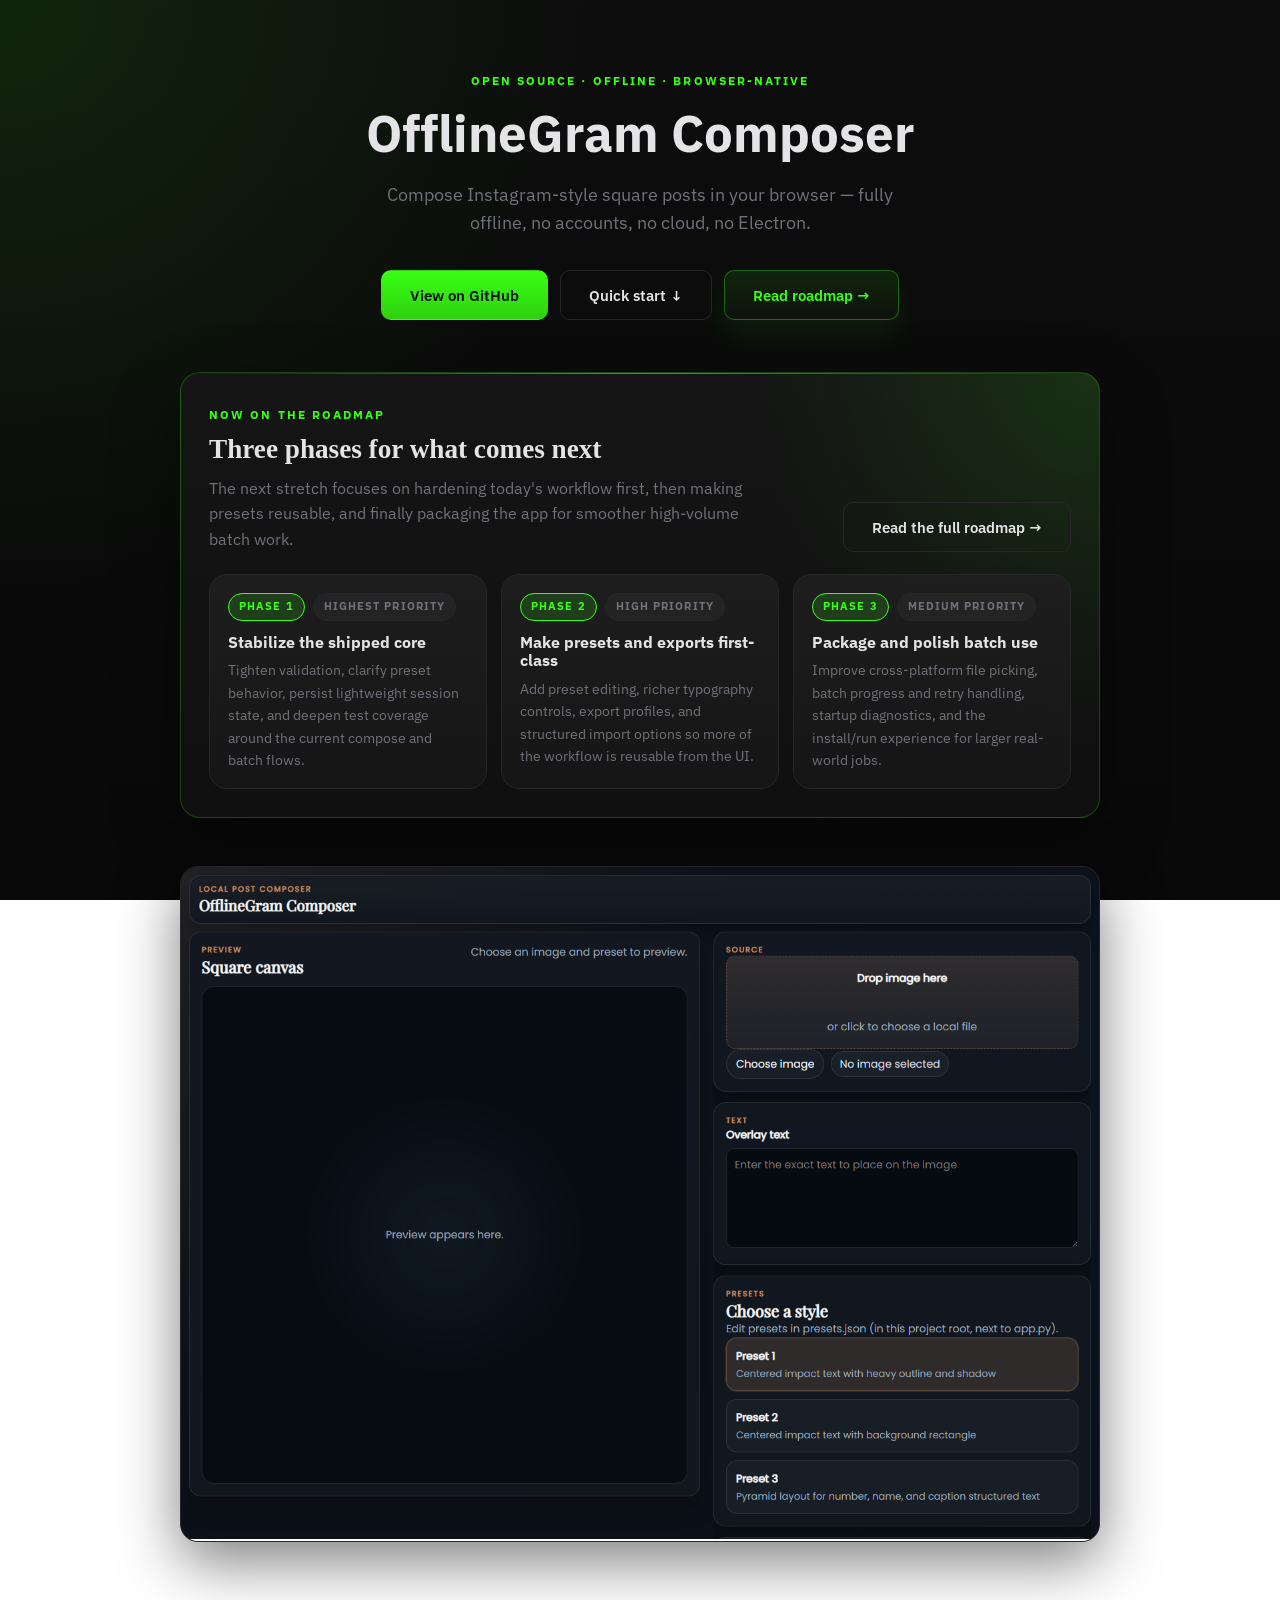
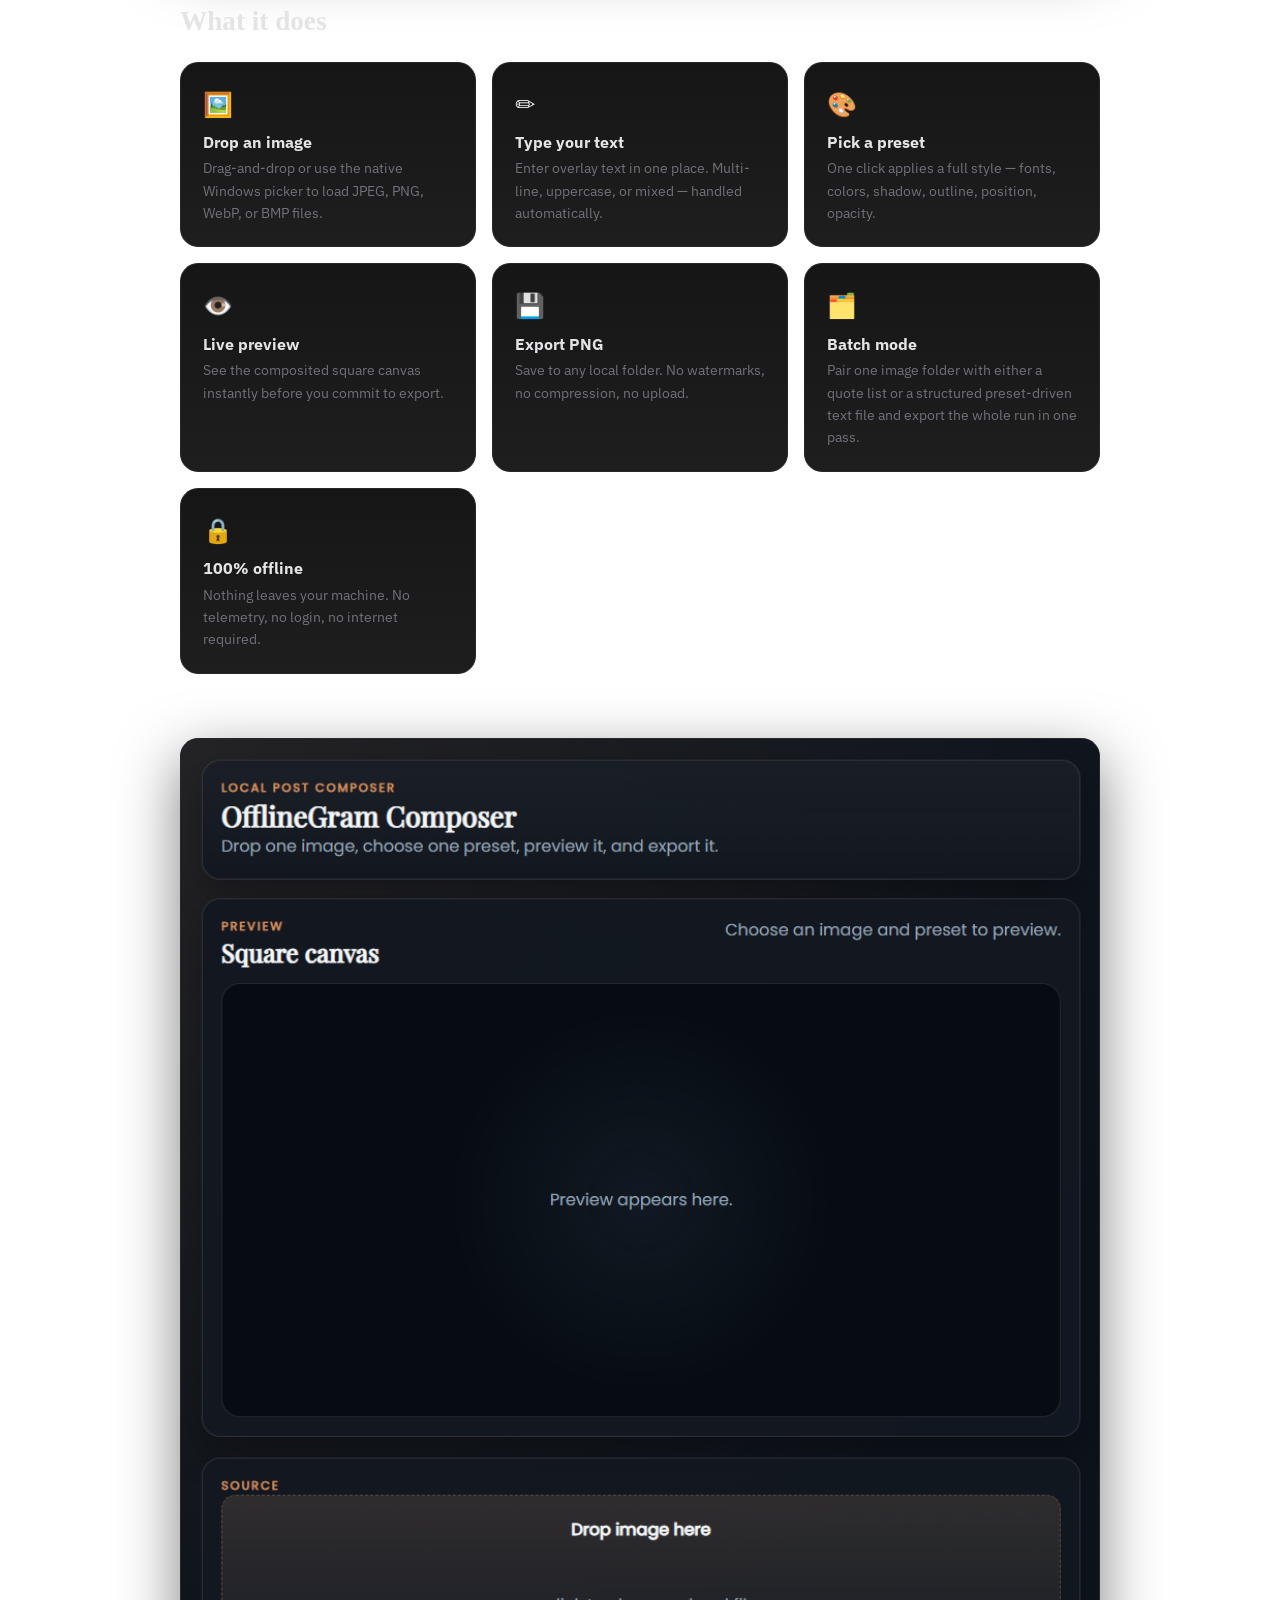
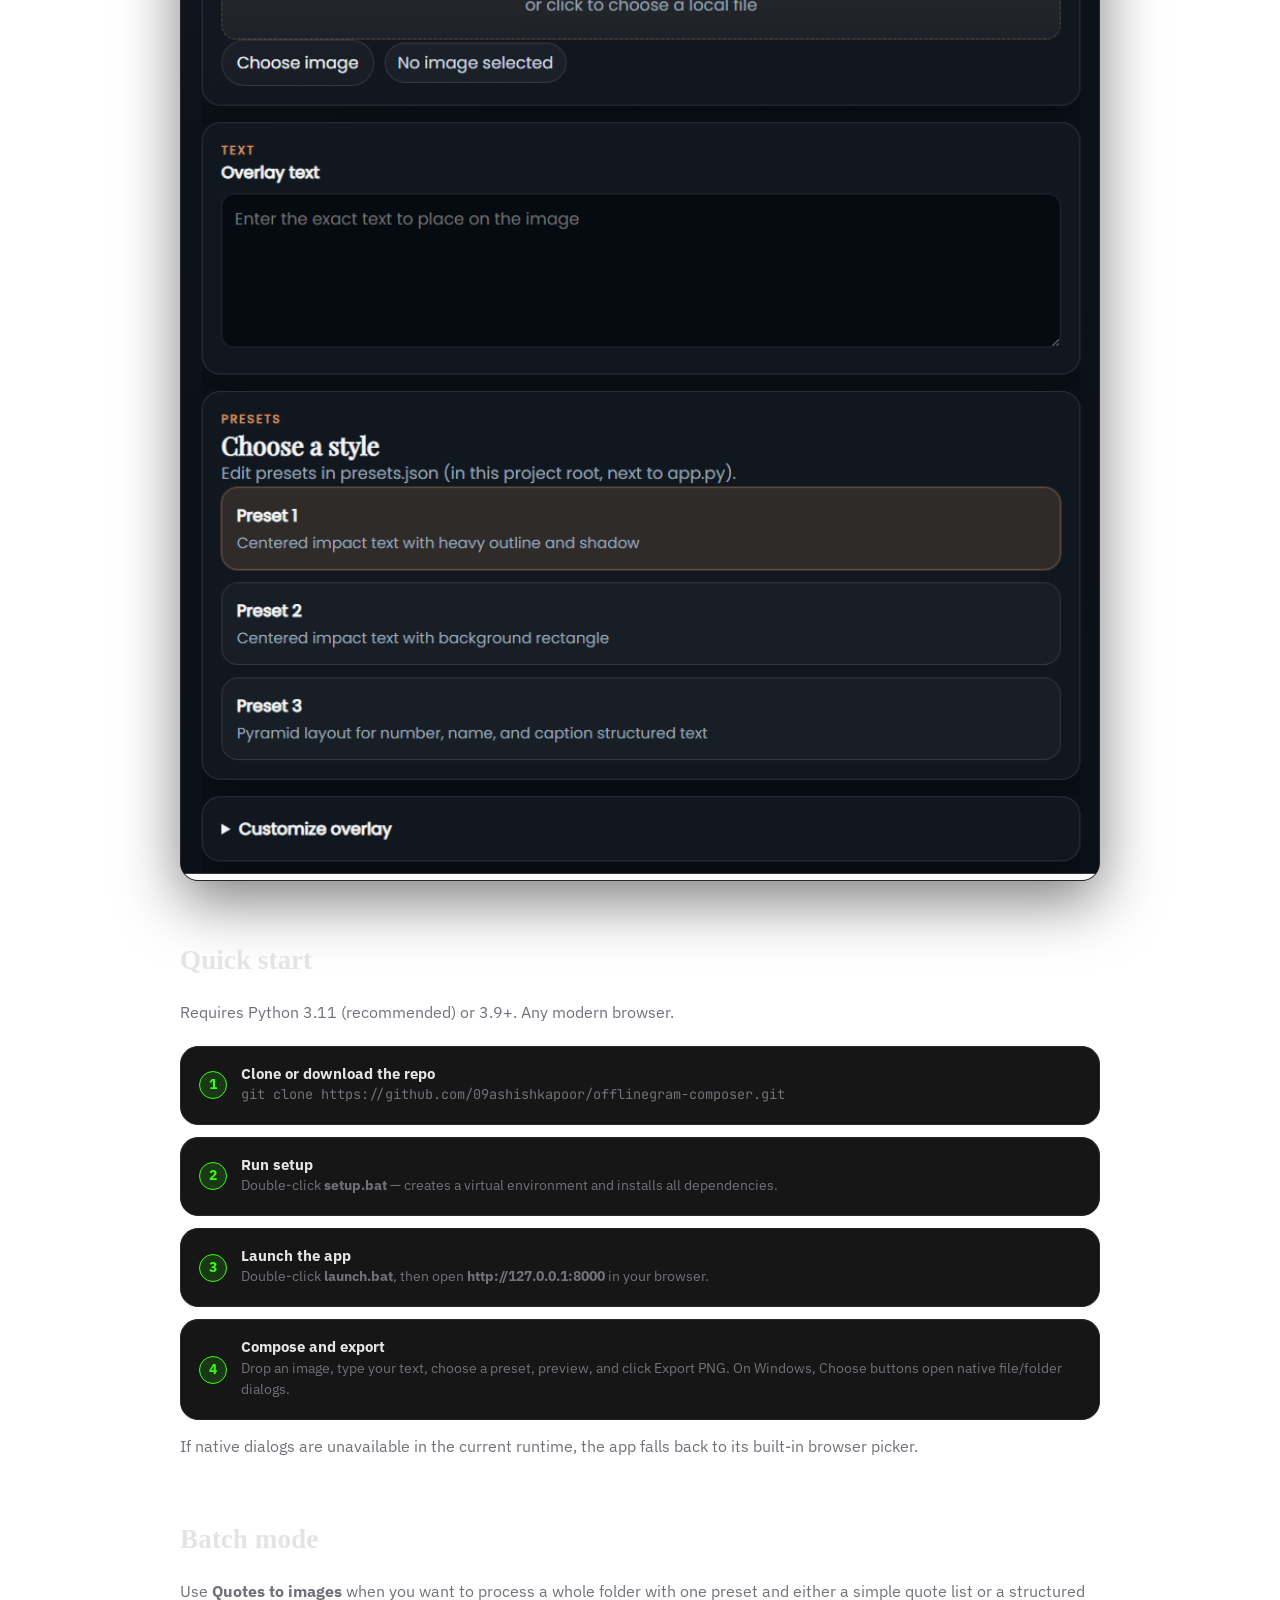
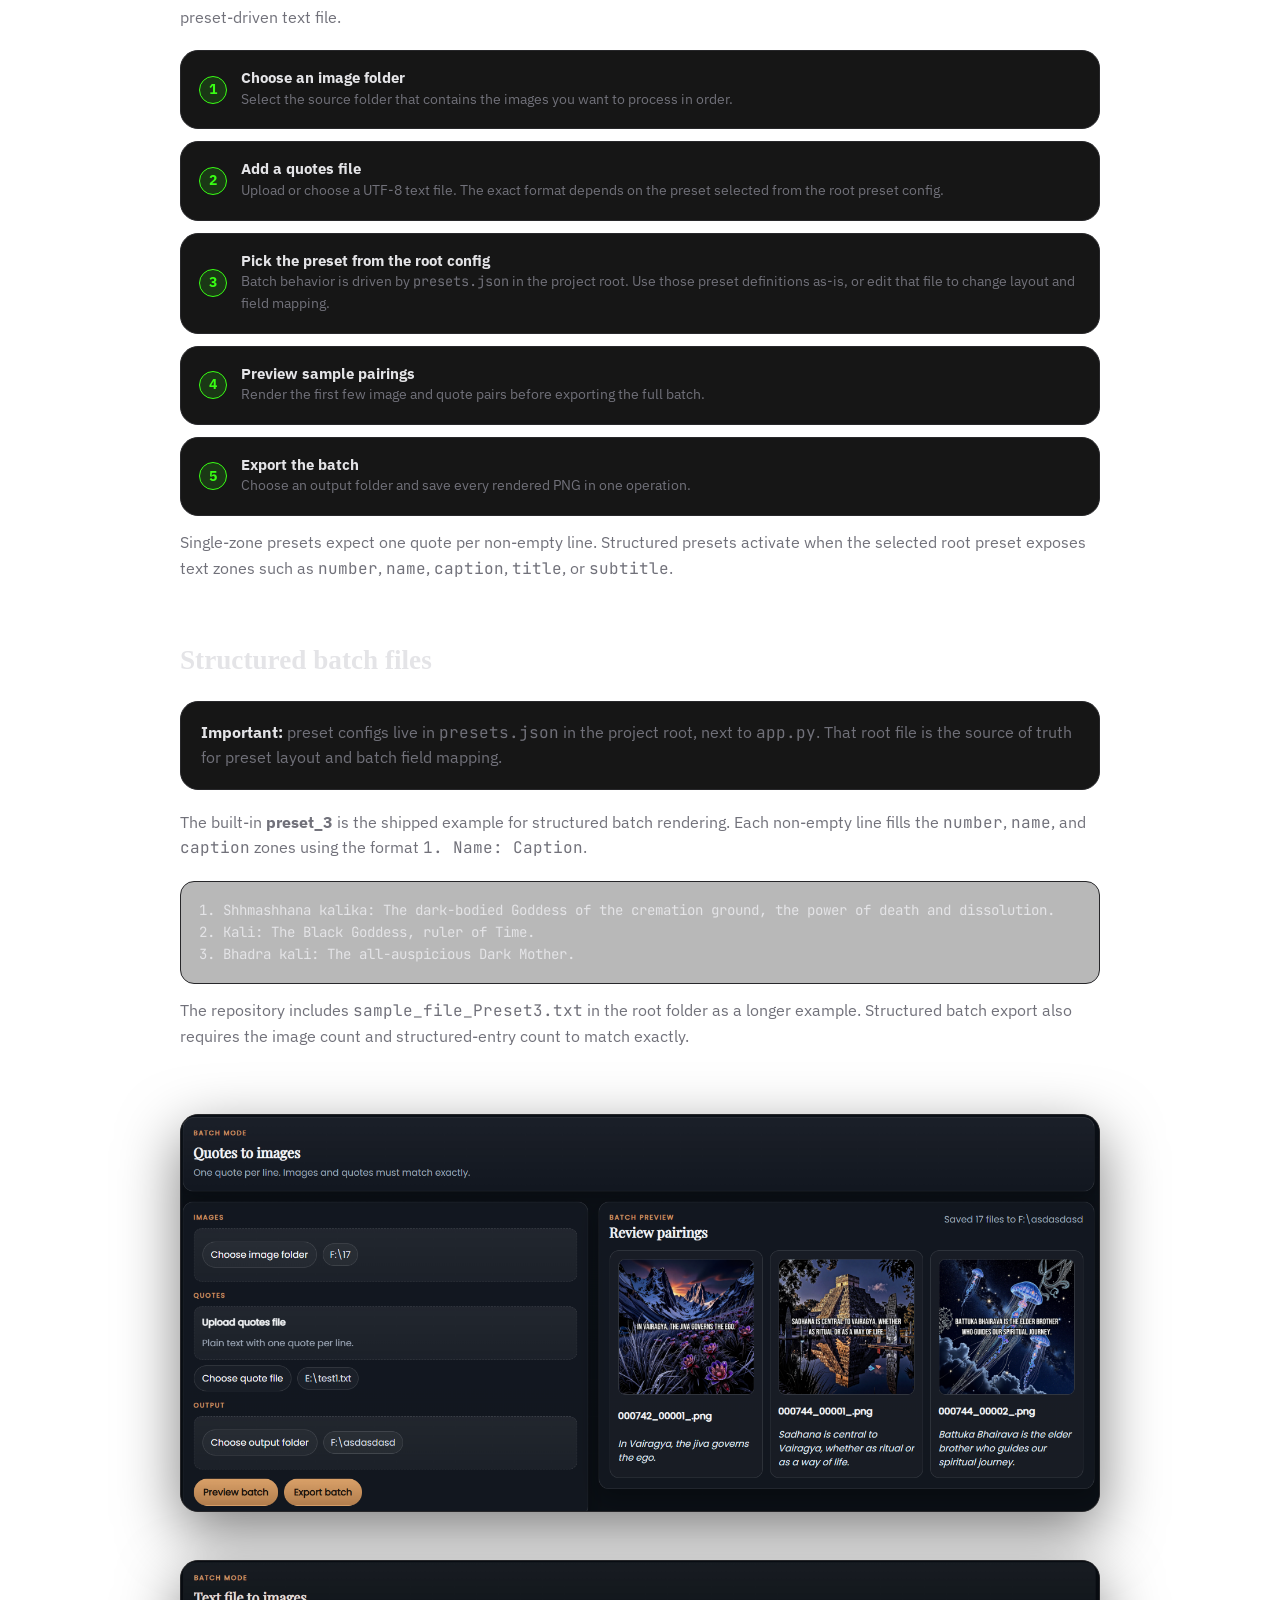
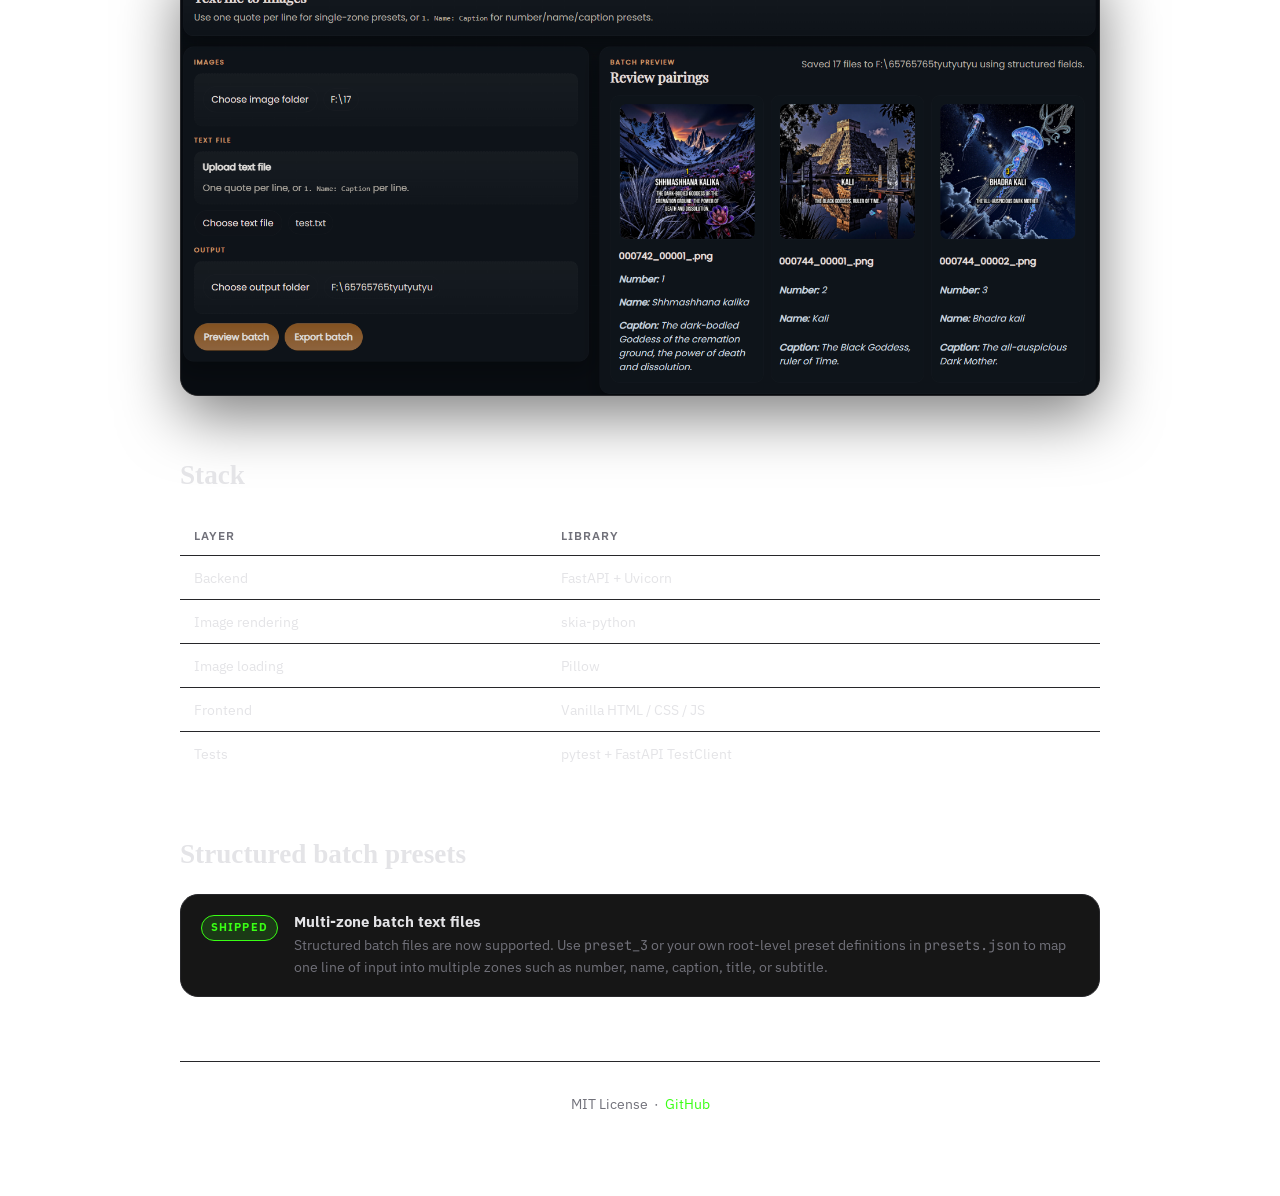
<file: docs/index.html>
<!DOCTYPE html>
<html lang="en">
<head>
  <meta charset="UTF-8">
  <meta name="viewport" content="width=device-width, initial-scale=1.0">
  <title>OfflineGram Composer</title>
  <meta name="description" content="A locally-hosted web app for composing Instagram-style square posts. Runs in your browser, fully offline.">
  <meta property="og:title" content="OfflineGram Composer">
  <meta property="og:description" content="Compose Instagram-style square posts offline — in your browser.">
  <meta property="og:image" content="screenshots/social-preview-offlinegram-v3-og.png">
  <style>
    @font-face {
      font-family: "IBM Plex Sans";
      src: url("../fonts/IBM_Plex_Sans-300.ttf") format("truetype");
      font-weight: 300;
      font-style: normal;
      font-display: swap;
    }
    @font-face {
      font-family: "IBM Plex Sans";
      src: url("../fonts/IBM_Plex_Sans-400.ttf") format("truetype");
      font-weight: 400;
      font-style: normal;
      font-display: swap;
    }
    @font-face {
      font-family: "IBM Plex Sans";
      src: url("../fonts/IBM_Plex_Sans-500.ttf") format("truetype");
      font-weight: 500;
      font-style: normal;
      font-display: swap;
    }
    @font-face {
      font-family: "IBM Plex Sans";
      src: url("../fonts/IBM_Plex_Sans-600.ttf") format("truetype");
      font-weight: 600;
      font-style: normal;
      font-display: swap;
    }
    @font-face {
      font-family: "IBM Plex Sans";
      src: url("../fonts/IBM_Plex_Sans-700.ttf") format("truetype");
      font-weight: 700;
      font-style: normal;
      font-display: swap;
    }
    @font-face {
      font-family: "JetBrains Mono";
      src: url("../fonts/JetBrains_Mono-400.ttf") format("truetype");
      font-weight: 400;
      font-style: normal;
      font-display: swap;
    }
    @font-face {
      font-family: "JetBrains Mono";
      src: url("../fonts/JetBrains_Mono-500.ttf") format("truetype");
      font-weight: 500;
      font-style: normal;
      font-display: swap;
    }
    @font-face {
      font-family: "JetBrains Mono";
      src: url("../fonts/JetBrains_Mono-600.ttf") format("truetype");
      font-weight: 600;
      font-style: normal;
      font-display: swap;
    }
    @font-face {
      font-family: "JetBrains Mono";
      src: url("../fonts/JetBrains_Mono-700.ttf") format("truetype");
      font-weight: 700;
      font-style: normal;
      font-display: swap;
    }

    *, *::before, *::after { box-sizing: border-box; margin: 0; padding: 0; }

    :root {
      --bg: #0d0d0d;
      --card: #161616;
      --card-soft: #1e1e1e;
      --border: #27272a;
      --text: #e4e4e7;
      --muted: #71717a;
      --accent: #39ff14;
      --accent-dark: #2ed10f;
      --accent2: rgba(57, 255, 20, 0.15);
      --radius: 18px;
    }

    body {
      background: radial-gradient(circle at top left, rgba(57, 255, 20, 0.10), transparent 38%),
                  linear-gradient(180deg, #0d0d0d 0%, #090909 100%);
      color: var(--text);
      font-family: "IBM Plex Sans", "Segoe UI", system-ui, sans-serif;
      min-height: 100vh;
      line-height: 1.6;
      background-attachment: fixed;
    }

    a { color: var(--accent); text-decoration: none; }
    a:hover { text-decoration: underline; }

    /* ── layout ── */
    .page { max-width: 960px; margin: 0 auto; padding: 0 20px 80px; }

    /* ── hero ── */
    .hero {
      padding: 72px 0 52px;
      text-align: center;
    }
    .hero .eyebrow {
      font-size: 0.72rem;
      letter-spacing: 0.18em;
      text-transform: uppercase;
      font-weight: 700;
      color: var(--accent);
      margin-bottom: 14px;
    }
    .hero h1,
    .hero h2,
    h1,
    h2,
    h3 {
      font-family: "IBM Plex Sans", "Segoe UI", sans-serif;
      font-size: clamp(2rem, 5vw, 3.2rem);
      font-weight: 700;
      line-height: 1.15;
      margin-bottom: 18px;
    }

    code, pre, pre.sample {
      font-family: "JetBrains Mono", SFMono-Regular, Menlo, Monaco, Consolas, "Liberation Mono", monospace;
    }
    .hero p {
      font-size: 1.1rem;
      color: var(--muted);
      max-width: 560px;
      margin: 0 auto 32px;
    }
    .hero-actions {
      display: flex;
      flex-wrap: wrap;
      justify-content: center;
      gap: 12px;
    }
    .btn {
      display: inline-block;
      padding: 12px 28px;
      border-radius: 10px;
      font-weight: 600;
      font-size: 0.95rem;
      transition: opacity .15s;
      border: 1px solid transparent;
    }
    .btn:hover { opacity: .82; text-decoration: none; }
    .btn-primary { background: linear-gradient(180deg, #39ff14, var(--accent-dark)); color: #08100c; }
    .btn-ghost {
      border: 1px solid var(--border);
      color: var(--text);
      margin-left: 10px;
    }
    .hero-actions .btn-ghost {
      margin-left: 0;
    }
    .btn-roadmap {
      border-color: rgba(57, 255, 20, 0.34);
      color: var(--accent);
      background: linear-gradient(180deg, rgba(57, 255, 20, 0.10), rgba(57, 255, 20, 0.03));
      box-shadow: 0 16px 32px rgba(57, 255, 20, 0.08);
    }
    .btn-roadmap:hover {
      opacity: 1;
      background: linear-gradient(180deg, rgba(57, 255, 20, 0.14), rgba(57, 255, 20, 0.05));
    }

    /* ── roadmap spotlight ── */
    .roadmap-spotlight {
      position: relative;
      overflow: hidden;
      margin: 0 0 48px;
      padding: 28px;
      border-radius: calc(var(--radius) + 2px);
      border: 1px solid rgba(57, 255, 20, 0.22);
      background:
        radial-gradient(circle at top right, rgba(57, 255, 20, 0.12), transparent 34%),
        linear-gradient(180deg, rgba(22, 22, 22, 0.95), rgba(16, 16, 16, 0.98));
      box-shadow: 0 24px 70px rgba(0,0,0,0.32);
    }
    .roadmap-spotlight::before {
      content: "";
      position: absolute;
      inset: 0 auto auto 0;
      width: 100%;
      height: 1px;
      background: linear-gradient(90deg, transparent, rgba(57, 255, 20, 0.65), transparent);
    }
    .roadmap-header {
      display: flex;
      gap: 18px;
      align-items: flex-end;
      justify-content: space-between;
      flex-wrap: wrap;
      margin-bottom: 22px;
    }
    .roadmap-copy {
      max-width: 620px;
    }
    .roadmap-kicker {
      display: inline-block;
      margin-bottom: 10px;
      font-size: 0.72rem;
      letter-spacing: 0.18em;
      text-transform: uppercase;
      font-weight: 700;
      color: var(--accent);
    }
    .roadmap-header h2 {
      margin-bottom: 10px;
    }
    .roadmap-header p {
      color: var(--muted);
      max-width: 56ch;
    }
    .roadmap-link {
      margin-left: 0;
      white-space: nowrap;
    }
    .phase-grid {
      display: grid;
      grid-template-columns: repeat(auto-fit, minmax(210px, 1fr));
      gap: 14px;
    }
    .phase-card {
      background: linear-gradient(180deg, rgba(30, 30, 30, 0.95), rgba(22, 22, 22, 0.92));
      border: 1px solid var(--border);
      border-radius: var(--radius);
      padding: 18px 18px 16px;
    }
    .phase-labels {
      display: flex;
      gap: 8px;
      align-items: center;
      flex-wrap: wrap;
      margin-bottom: 12px;
    }
    .phase-number,
    .phase-priority {
      display: inline-flex;
      align-items: center;
      border-radius: 999px;
      padding: 4px 10px;
      font-size: 0.68rem;
      font-weight: 700;
      text-transform: uppercase;
      letter-spacing: 0.1em;
    }
    .phase-number {
      background: var(--accent2);
      border: 1px solid var(--accent);
      color: var(--accent);
    }
    .phase-priority {
      background: rgba(255, 255, 255, 0.03);
      border: 1px solid var(--border);
      color: var(--muted);
    }
    .phase-card h3 {
      font-size: 1rem;
      margin-bottom: 8px;
    }
    .phase-card p {
      font-size: 0.88rem;
      color: var(--muted);
    }

    /* ── screenshot ── */
    .screenshot-wrap {
      border-radius: var(--radius);
      overflow: hidden;
      border: 1px solid var(--border);
      box-shadow: 0 20px 60px rgba(0,0,0,0.5);
      margin: 48px 0;
      background: var(--card);
    }
    .screenshot-wrap img { display: block; width: 100%; height: auto; }

    /* ── section ── */
    section { margin: 64px 0; }
    section h2 {
      font-family: Georgia, "Times New Roman", serif;
      font-size: 1.7rem;
      margin-bottom: 24px;
    }

    /* ── features grid ── */
    .feature-grid {
      display: grid;
      grid-template-columns: repeat(auto-fit, minmax(220px, 1fr));
      gap: 16px;
    }
    .feature-card {
      background: linear-gradient(180deg, var(--card), var(--card-soft));
      border: 1px solid var(--border);
      border-radius: var(--radius);
      padding: 22px;
    }
    .feature-card .icon { font-size: 1.5rem; margin-bottom: 10px; }
    .feature-card h3 { font-size: 1rem; margin-bottom: 6px; }
    .feature-card p { font-size: 0.875rem; color: var(--muted); }

    /* ── steps ── */
    .steps { counter-reset: step; display: grid; gap: 12px; }
    .step {
      background: var(--card);
      border: 1px solid var(--border);
      border-radius: var(--radius);
      padding: 18px 20px 18px 60px;
      position: relative;
      counter-increment: step;
    }
    .step::before {
      content: counter(step);
      position: absolute;
      left: 18px;
      top: 50%;
      transform: translateY(-50%);
      width: 28px; height: 28px;
      border-radius: 50%;
      background: var(--accent2);
      border: 1px solid var(--accent);
      color: var(--accent);
      font-weight: 700;
      font-size: 0.85rem;
      display: flex; align-items: center; justify-content: center;
    }
    .step h3 { font-size: 0.95rem; margin-bottom: 2px; }
    .step p  { font-size: 0.85rem; color: var(--muted); }

    /* ── stack table ── */
    table { width: 100%; border-collapse: collapse; }
    th, td {
      padding: 10px 14px;
      text-align: left;
      border-bottom: 1px solid var(--border);
      font-size: 0.9rem;
    }
    th { color: var(--muted); font-weight: 600; font-size: 0.75rem; text-transform: uppercase; letter-spacing: .08em; }
    tr:last-child td { border-bottom: none; }

    /* ── roadmap ── */
    .roadmap-list { display: grid; gap: 14px; }
    .roadmap-item {
      background: var(--card);
      border: 1px solid var(--border);
      border-radius: var(--radius);
      padding: 18px 20px;
      display: flex;
      gap: 16px;
      align-items: flex-start;
    }
    .roadmap-badge {
      flex-shrink: 0;
      background: var(--accent2);
      border: 1px solid var(--accent);
      color: var(--accent);
      font-size: 0.7rem;
      font-weight: 700;
      text-transform: uppercase;
      letter-spacing: .1em;
      padding: 3px 9px;
      border-radius: 20px;
      margin-top: 2px;
    }
    .roadmap-item h3 { font-size: 0.95rem; margin-bottom: 4px; }
    .roadmap-item p  { font-size: 0.85rem; color: var(--muted); }

    .note {
      background: var(--card);
      border: 1px solid var(--border);
      border-radius: var(--radius);
      padding: 18px 20px;
      color: var(--muted);
    }

    pre.sample {
      background: rgba(0,0,0,0.28);
      border: 1px solid var(--border);
      border-radius: 14px;
      padding: 18px;
      overflow-x: auto;
      font-size: 0.88rem;
      line-height: 1.55;
      color: var(--text);
    }

    /* ── footer ── */
    footer {
      border-top: 1px solid var(--border);
      padding-top: 32px;
      text-align: center;
      font-size: 0.85rem;
      color: var(--muted);
    }

    @media (max-width: 640px) {
      .hero-actions {
        flex-direction: column;
      }
      .hero-actions .btn {
        width: 100%;
        text-align: center;
      }
      .roadmap-spotlight {
        padding: 22px;
      }
      .roadmap-link {
        width: 100%;
        text-align: center;
      }
    }
  </style>
</head>
<body>
  <div class="page">

    <!-- Hero -->
    <header class="hero">
      <p class="eyebrow">Open Source · Offline · Browser-native</p>
      <h1>OfflineGram Composer</h1>
      <p>Compose Instagram-style square posts in your browser — fully offline, no accounts, no cloud, no Electron.</p>
      <div class="hero-actions">
        <a class="btn btn-primary" href="https://github.com/09ashishkapoor/offlinegram-composer">View on GitHub</a>
        <a class="btn btn-ghost" href="https://github.com/09ashishkapoor/offlinegram-composer#quick-start">Quick start ↓</a>
        <a class="btn btn-roadmap" href="ROADMAP.md">Read roadmap →</a>
      </div>
    </header>

    <section class="roadmap-spotlight" aria-labelledby="roadmap-title">
      <div class="roadmap-header">
        <div class="roadmap-copy">
          <span class="roadmap-kicker">Now on the roadmap</span>
          <h2 id="roadmap-title">Three phases for what comes next</h2>
          <p>The next stretch focuses on hardening today's workflow first, then making presets reusable, and finally packaging the app for smoother high-volume batch work.</p>
        </div>
        <a class="btn btn-ghost roadmap-link" href="ROADMAP.md">Read the full roadmap →</a>
      </div>

      <div class="phase-grid">
        <article class="phase-card">
          <div class="phase-labels">
            <span class="phase-number">Phase 1</span>
            <span class="phase-priority">Highest priority</span>
          </div>
          <h3>Stabilize the shipped core</h3>
          <p>Tighten validation, clarify preset behavior, persist lightweight session state, and deepen test coverage around the current compose and batch flows.</p>
        </article>

        <article class="phase-card">
          <div class="phase-labels">
            <span class="phase-number">Phase 2</span>
            <span class="phase-priority">High priority</span>
          </div>
          <h3>Make presets and exports first-class</h3>
          <p>Add preset editing, richer typography controls, export profiles, and structured import options so more of the workflow is reusable from the UI.</p>
        </article>

        <article class="phase-card">
          <div class="phase-labels">
            <span class="phase-number">Phase 3</span>
            <span class="phase-priority">Medium priority</span>
          </div>
          <h3>Package and polish batch use</h3>
          <p>Improve cross-platform file picking, batch progress and retry handling, startup diagnostics, and the install/run experience for larger real-world jobs.</p>
        </article>
      </div>
    </section>

    <!-- Hero screenshot -->
    <div class="screenshot-wrap">
      <img src="screenshots/ui-wide.png" alt="OfflineGram Composer interface — wide layout">
    </div>

    <!-- Features -->
    <section>
      <h2>What it does</h2>
      <div class="feature-grid">
        <div class="feature-card">
          <div class="icon">🖼️</div>
          <h3>Drop an image</h3>
          <p>Drag-and-drop or use the native Windows picker to load JPEG, PNG, WebP, or BMP files.</p>
        </div>
        <div class="feature-card">
          <div class="icon">✏️</div>
          <h3>Type your text</h3>
          <p>Enter overlay text in one place. Multi-line, uppercase, or mixed — handled automatically.</p>
        </div>
        <div class="feature-card">
          <div class="icon">🎨</div>
          <h3>Pick a preset</h3>
          <p>One click applies a full style — fonts, colors, shadow, outline, position, opacity.</p>
        </div>
        <div class="feature-card">
          <div class="icon">👁️</div>
          <h3>Live preview</h3>
          <p>See the composited square canvas instantly before you commit to export.</p>
        </div>
        <div class="feature-card">
          <div class="icon">💾</div>
          <h3>Export PNG</h3>
          <p>Save to any local folder. No watermarks, no compression, no upload.</p>
        </div>
        <div class="feature-card">
          <div class="icon">🗂️</div>
          <h3>Batch mode</h3>
          <p>Pair one image folder with either a quote list or a structured preset-driven text file and export the whole run in one pass.</p>
        </div>
        <div class="feature-card">
          <div class="icon">🔒</div>
          <h3>100% offline</h3>
          <p>Nothing leaves your machine. No telemetry, no login, no internet required.</p>
        </div>
      </div>
    </section>

    <!-- Screenshot 2 -->
    <div class="screenshot-wrap">
      <img src="screenshots/ui-main.png" alt="OfflineGram Composer — full interface view">
    </div>

    <!-- Quick start -->
    <section id="quick-start">
      <h2>Quick start</h2>
      <p style="color:var(--muted);margin-bottom:20px;">Requires Python 3.11 (recommended) or 3.9+. Any modern browser.</p>
      <div class="steps">
        <div class="step">
          <h3>Clone or download the repo</h3>
          <p><code>git clone https://github.com/09ashishkapoor/offlinegram-composer.git</code></p>
        </div>
        <div class="step">
          <h3>Run setup</h3>
          <p>Double-click <strong>setup.bat</strong> — creates a virtual environment and installs all dependencies.</p>
        </div>
        <div class="step">
          <h3>Launch the app</h3>
          <p>Double-click <strong>launch.bat</strong>, then open <strong>http://127.0.0.1:8000</strong> in your browser.</p>
        </div>
        <div class="step">
          <h3>Compose and export</h3>
          <p>Drop an image, type your text, choose a preset, preview, and click Export PNG. On Windows, Choose buttons open native file/folder dialogs.</p>
        </div>
      </div>
      <p style="color:var(--muted);margin-top:14px;">If native dialogs are unavailable in the current runtime, the app falls back to its built-in browser picker.</p>
    </section>

    <!-- Batch mode -->
    <section>
      <h2>Batch mode</h2>
      <p style="color:var(--muted);margin-bottom:20px;">Use <strong>Quotes to images</strong> when you want to process a whole folder with one preset and either a simple quote list or a structured preset-driven text file.</p>
      <div class="steps">
        <div class="step">
          <h3>Choose an image folder</h3>
          <p>Select the source folder that contains the images you want to process in order.</p>
        </div>
        <div class="step">
          <h3>Add a quotes file</h3>
          <p>Upload or choose a UTF-8 text file. The exact format depends on the preset selected from the root preset config.</p>
        </div>
        <div class="step">
          <h3>Pick the preset from the root config</h3>
          <p>Batch behavior is driven by <code>presets.json</code> in the project root. Use those preset definitions as-is, or edit that file to change layout and field mapping.</p>
        </div>
        <div class="step">
          <h3>Preview sample pairings</h3>
          <p>Render the first few image and quote pairs before exporting the full batch.</p>
        </div>
        <div class="step">
          <h3>Export the batch</h3>
          <p>Choose an output folder and save every rendered PNG in one operation.</p>
        </div>
      </div>
      <p style="color:var(--muted);margin-top:14px;">Single-zone presets expect one quote per non-empty line. Structured presets activate when the selected root preset exposes text zones such as <code>number</code>, <code>name</code>, <code>caption</code>, <code>title</code>, or <code>subtitle</code>.</p>
    </section>

    <section>
      <h2>Structured batch files</h2>
      <div class="note" style="margin-bottom:20px;">
        <strong style="color:var(--text);">Important:</strong> preset configs live in <code>presets.json</code> in the project root, next to <code>app.py</code>. That root file is the source of truth for preset layout and batch field mapping.
      </div>
      <p style="color:var(--muted);margin-bottom:20px;">The built-in <strong>preset_3</strong> is the shipped example for structured batch rendering. Each non-empty line fills the <code>number</code>, <code>name</code>, and <code>caption</code> zones using the format <code>1. Name: Caption</code>.</p>
      <pre class="sample">1. Shhmashhana kalika: The dark-bodied Goddess of the cremation ground, the power of death and dissolution.
2. Kali: The Black Goddess, ruler of Time.
3. Bhadra kali: The all-auspicious Dark Mother.</pre>
      <p style="color:var(--muted);margin-top:14px;">The repository includes <code>sample_file_Preset3.txt</code> in the root folder as a longer example. Structured batch export also requires the image count and structured-entry count to match exactly.</p>
    </section>

    <!-- Batch screenshot -->
    <div class="screenshot-wrap">
      <img src="screenshots/ui-batch.png" alt="OfflineGram Composer batch mode for quotes to images">
    </div>

    <div class="screenshot-wrap">
      <img src="screenshots/ui-batch-preset3.png" alt="OfflineGram Composer batch mode using preset 3 structured text">
    </div>

    <!-- Stack -->
    <section>
      <h2>Stack</h2>
      <table>
        <thead><tr><th>Layer</th><th>Library</th></tr></thead>
        <tbody>
          <tr><td>Backend</td><td>FastAPI + Uvicorn</td></tr>
          <tr><td>Image rendering</td><td>skia-python</td></tr>
          <tr><td>Image loading</td><td>Pillow</td></tr>
          <tr><td>Frontend</td><td>Vanilla HTML / CSS / JS</td></tr>
          <tr><td>Tests</td><td>pytest + FastAPI TestClient</td></tr>
        </tbody>
      </table>
    </section>

    <!-- Structured batch status -->
    <section>
      <h2>Structured batch presets</h2>
      <div class="roadmap-list">
        <div class="roadmap-item">
          <span class="roadmap-badge">Shipped</span>
          <div>
            <h3>Multi-zone batch text files</h3>
            <p>Structured batch files are now supported. Use <code>preset_3</code> or your own root-level preset definitions in <code>presets.json</code> to map one line of input into multiple zones such as number, name, caption, title, or subtitle.</p>
          </div>
        </div>
      </div>
    </section>

    <!-- Footer -->
    <footer>
      <p>MIT License &nbsp;·&nbsp; <a href="https://github.com/09ashishkapoor/offlinegram-composer">GitHub</a></p>
    </footer>

  </div>
</body>
</html>
</file>
